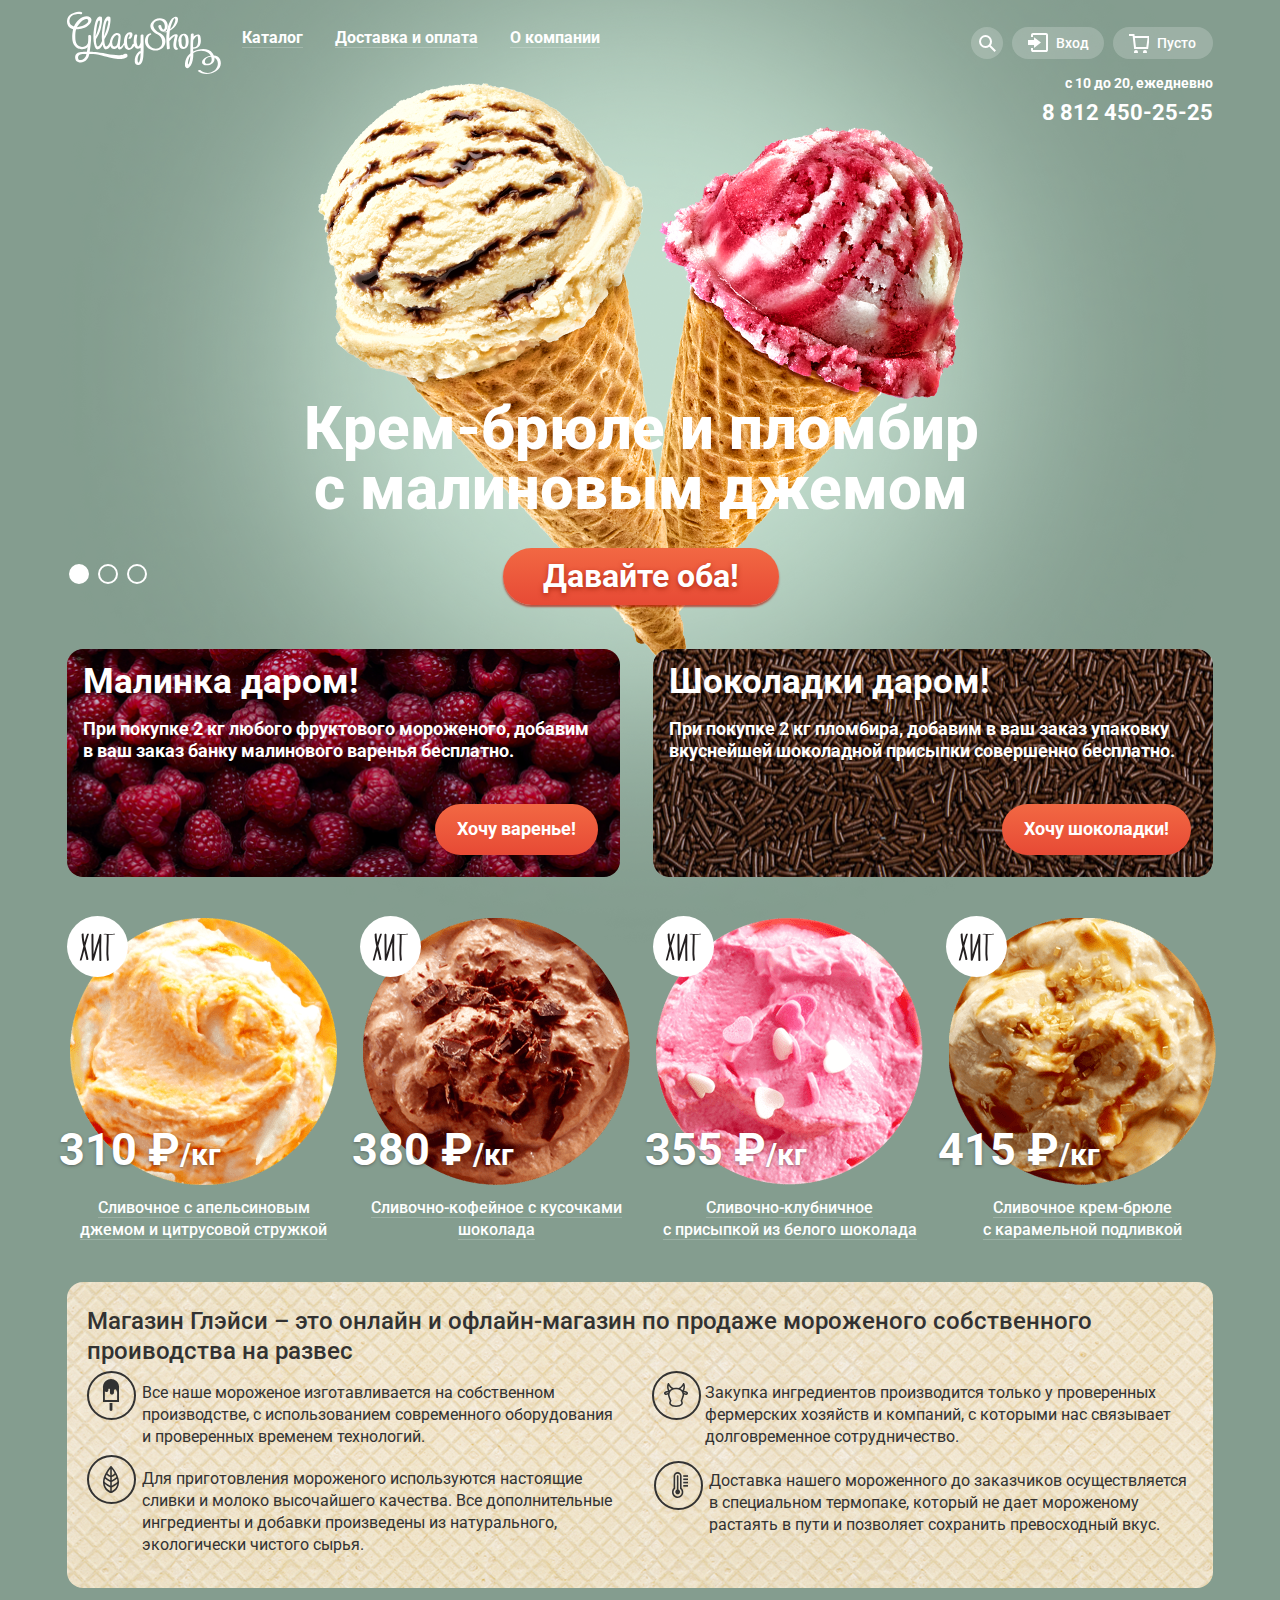
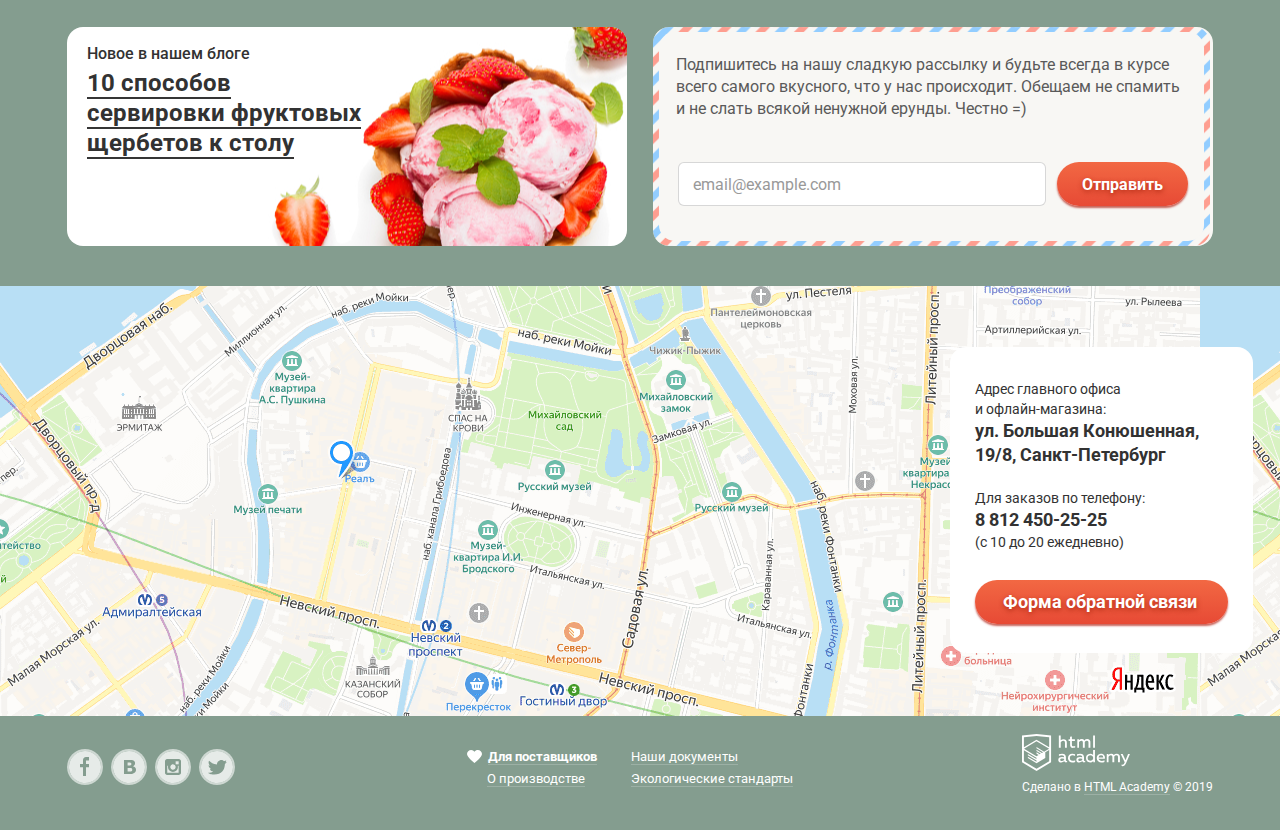
<file: index.html>
<!DOCTYPE html>
<html lang="ru">
  <head>
    <meta charset="utf-8">
    <title>HTML Academy: Глейси</title>
    <link href="https://fonts.googleapis.com/css2?family=Roboto:wght@400;500;900&display=swap" rel="stylesheet">
    <link href="css/normalize.min.css" rel="stylesheet">
    <link href="css/style.min.css" rel="stylesheet">
  </head>
  <body class="body">
    <div class="site-wrapper site-wrapper-1">
      <div class="container">
        <header class="header">
          <nav class="menu">
            <a class="logo">
              <img class="logo__images" src="img/logo.svg" width="154" height="64" alt="Gllacy shop">
            </a>
            <ul class="menu__list">
              <li class="menu__item">
                <a class="menu__link menu__submenu" href="#"><span>Каталог</span></a>
                <ul class="submenu">
                  <li class="submenu__item">
                    <a class="submenu__link" href="#"><span>Новинки</span></a>
                  </li>
                  <li class="submenu__item">
                    <a class="submenu__link" href="catalog.html">Сливочное</a>
                  </li>
                  <li class="submenu__item">
                    <a class="submenu__link" href="#">Щербеты</a>
                  </li>
                  <li class="submenu__item">
                    <a class="submenu__link" href="#">Фруктовый лед</a>
                  </li>
                  <li class="submenu__item">
                    <a class="submenu__link" href="#">Мелорин</a>
                  </li>
                </ul>
              </li>
              <li class="menu__item">
                <a class="menu__link" href="#"><span>Доставка и оплата</span></a>
              </li>
              <li class="menu__item">
                <a class="menu__link" href="#"><span>О компании</span></a>
              </li>
            </ul>
            <div class="navigation-bar"> <!--обертка-->
              <div class="navigation-bar__search-wrapper">
                <a class="navigation-bar__search-link" href="#" aria-label="поиск"></a>
                <div class="navigation-bar__search-block">
                  <form action="https://echo.htmlacademy.ru" method="get">
                    <label class="visually-hidden" for="search__form"></label>
                    <input class="search__form form" type="text" id="search__form" placeholder="Крем-брюле">
                  </form>
                </div>
              </div>

              <div class="navigation-bar__singIn-wrapper">
                <a class="navigation-bar__singIn-link" href="#">Вход</a>
                <div class="navigation-bar__singIn-block">
                  <form action="https://echo.htmlacademy.ru" method="get">
                    <div class="singIn__description">
                      <label class="visually-hidden" for="singIn__login">Логин</label>
                      <input class="singIn__form form" id="singIn__login" type="email" name="login" placeholder="email@example.com">
                    </div>
                    <div class="singIn__description">
                      <label class="visually-hidden" for="singIn__password" >Пароль</label>
                      <input class="singIn__form form" id="singIn__password" type="password" name="password" placeholder="......">
                    </div>
                    <div class="singIn__btn-wrapper">
                      <button class="singIn__btn button" type="submit">Войти</button>
                      <div class="singIn__list"> <!--обертка-->
                        <a class="singIn__link link__index" href="#"><span>Забыли пароль?</span></a>
                        <a class="singIn__link link__index" href="#"><span>Новая регистрация</span></a>
                      </div>
                    </div>  
                  </form>
                </div>
              </div>

              <a class="navigation-bar__basket-link" href="#" aria-label="корзина">Пусто</a>
            </div>
          </nav>
          <section class="contacts">
            <h2 class="contacts__title visually-hidden">Контакты</h2>
            <p class="contacts__text">с 10 до 20, ежедневно</p>
            <a class="contacts__tel" href="tel:88124502525">8 812 450-25-25</a>
          </section>
        </header>
      </div>

        <main class="main">
          <h1 class="idex-title visually-hidden">Магазин Глэйси</h1>
          <div class="container">
          <section class="slider">
            <h2 class="slider__title visually-hidden">Промо слайдер</h2>
            <ul class="slider__list">
              <li class="slider__item1 slide slide-current">
                <h3 class="slide__title">Крем-брюле и пломбир с малиновым джемом</h3>
                <a class="button slide-button" href="#">Давайте оба!</a>
              </li>
              <li class="slider__item2 slide">
                <h3 class="slide__title">Шоколадный пломбир<br>и лимонный сорбет</h3>
                <a class="button slide-button" href="#">Давайте оба!</a>
              </li>
              <li class="slider__item3 slide">
                <h3 class="slide__title">Пломбир с помадкой<br>и клубничный щербет</h3>
                <a class="button slide-button" href="#">Давайте оба!</a>
              </li>
            </ul>
                
            <div class="slider-btns">
              <button class="slider__control slide1 current" aria-label="первый слайд"></button>
              <button class="slider__control slide2" aria-label="второй слайд"></button>
              <button class="slider__control slide3" aria-label="третий слайд"></button>
            </div>    
          </section>
        </div> 

        <div class="container">
          <section class="promo">
            <h2 class="promo__title visually-hidden">Акции</h2>
            <ul class="promo__list">
              <li class="promo__item promo__raspberry">
                <h3 class="promo__item-title">Малинка даром!</h3>
                <p class="promo__text">
                  При покупке 2 кг любого фруктового мороженого, добавим<br> в ваш заказ банку малинового варенья бесплатно.
                </p>
                <a class="promo__btn button-middle" href="#">Хочу варенье!</a>
              </li>
              <li class="promo__item promo__chocolate">
                <h3 class="promo__item-title">Шоколадки даром!</h3>
                <p class="promo__text">
                  При покупке 2 кг пломбира, добавим в ваш заказ упаковку вкуснейшей шоколадной присыпки совершенно бесплатно.
                </p>
                <a class="promo__btn button-middle" href="#">Хочу шоколадки!</a>
              </li>
            </ul>
          </section>
        </div>
        
        <div class="container">
          <section class="goods">
            <h2 class="goods__title visually-hidden">Популярные товары</h2>
            <ul class="goods__list-index">
              <li class="goods__item goods__item-index">
                <img class="goods__item-img" src="img/catalog1.png" width="267" height="267" alt="фото товара">
                <p class="goods__item-prise">
                  310 &#8381;<span>/кг</span>
                </p>
                <a class="goods__item-title-index" href="#"><span>Сливочное с апельсиновым джемом и цитрусовой стружкой</span></a>
                <div class="fast__view-wrapper-index">
                  <a class="fast__view button" href="#">Быстрый просмотр</a>
                </div>
              </li>

              <li class="goods__item goods__item-index">
                <img class="goods__item-img" src="img/catalog2.png" width="267" height="267" alt="фото товара">
                <p class="goods__item-prise">
                  380 &#8381;<span>/кг</span>
                </p>
                <a class="goods__item-title-index" href="#"><span>Сливочно-кофейное с кусочками шоколада</span></a>
                <div class="fast__view-wrapper-index">
                  <a class="fast__view button" href="#">Быстрый просмотр</a>
                </div>
              </li>
              <li class="goods__item goods__item-index">
                <img class="goods__item-img" src="img/catalog3.png" width="267" height="267" alt="фото товара">
                <p class="goods__item-prise">
                  355 &#8381;<span>/кг</span>
                </p>
                <a class="goods__item-title-index" href="#"><span>Сливочно-клубничное<br>с присыпкой из белого шоколада</span></a>
                <div class="fast__view-wrapper-index">
                  <a class="fast__view button" href="#">Быстрый просмотр</a>
                </div>
              </li>
              <li class="goods__item goods__item-index">
                <img class="goods__item-img" src="img/catalog4.png" width="267" height="267" alt="фото товара">
                <p class="goods__item-prise">
                  415 &#8381;<span>/кг</span>
                </p>
                <a class="goods__item-title-index" href="#"><span>Сливочное крем-брюле<br>с карамельной подливкой</span></a>
                <div class="fast__view-wrapper-index">
                  <a class="fast__view button" href="#">Быстрый просмотр</a>
                </div>
              </li>
            </ul>
          </section>
        </div>

        <div class="container">
          <section class="about">
            <h2 class="about__title">Магазин Глэйси – это онлайн и офлайн-магазин по продаже мороженого собственного проиводства на развес</h2>
            <ul class="about__list">
              <li class="about__item about__ice-cream">
                <p class="about__text">
                  Все наше мороженое изготавливается на собственном производстве, с использованием современного оборудования и проверенных временем технологий.
                </p>
              </li>
              <li class="about__item about__cow">
                <p class="about__text">
                  Закупка ингредиентов производится только у проверенных фермерских хозяйств и компаний, с которыми нас связывает долговременное сотрудничество.
              </li>
              <li class="about__item about__eco">
                <p class="about__text">
                  Для приготовления мороженого используются настоящие сливки и молоко высочайшего качества. Все дополнительные ингредиенты и добавки произведены из натурального, экологически чистого сырья.
                </p>
              </li>
              <li class="about__item about__thermo">
                <p class="about__text">
                  Доставка нашего мороженного до заказчиков осуществляется в специальном термопаке, который не дает мороженому растаять в пути и позволяет сохранить превосходный вкус.
              </li>    
            </ul>
          </section>
        </div>
        <div class="container">
          <div class="line-wrapper">
            <article class="blog">
              <h2 class="blog__title">Новое в нашем блоге</h2>
              <div class="link__wrapper">
                <a class="blog__link link__index" href="#"><span>10 способов сервировки фруктовых щербетов к столу</span></a>
              </div>
            </article>
            <section class="subscription">
              <h2 class="subscription__title visually-hidden">Подписка на рассылку</h2>
              <p class="subscription__text">Подпишитесь на нашу сладкую рассылку и будьте всегда в курсе всего самого вкусного, что у нас происходит. Обещаем не спамить и не слать всякой ненужной ерунды. Честно =)</p>
              <!--форма подписки-->
              <form class="subscription__form" action="https://echo.htmlacademy.ru" method="get">
                <label class="visually-hidden" for="subscription__email">e-mail</label>
                <input  class="subscription__form-input form" id="subscription__email" type="email" name="login" placeholder="email@example.com">
                <button class="button subscription__btn ">Отправить</button>
              </form>
            </section>
          </div>
        </div>
          <section class="map">
            <h2 class="map__title visually-hidden">Как добраться</h2>
            <div class="map-wrapper">
              <iframe class="map-map" src="https://yandex.ru/map-widget/v1/?um=constructor%3A9f313ad053af6dec2fa5a3818b5b82a1374f673840e333a88793262525cd97cc&amp;source=constructor"></iframe>
              <div class="map__info">
                <p class="map__address">
                  <span class="map__address-text">Адрес главного офиса и офлайн-магазина:</span>
                  ул. Большая Конюшенная, 19/8, Санкт-Петербург
                </p>
                <p class="map__telephone">
                  <span class="map__telephone-text">Для заказов по телефону:</span>
                  <a class="map__telephone-link link__index" href="tel:88124502525"><span>8 812 450-25-25</span></a>
                  <span class="map__telephone-timeline">(с 10 до 20 ежедневно)</span>
                </p>
                <a href="feedback.html" class="button callback-form-button">Форма обратной связи</a>
              </div>
            </div>
          </section>
        </main>
   
      <div class="container">
        <footer class="footer">
          <section class="social">
            <h2 class="social__title visually-hidden">Мы в социальных сетях</h2>
            <ul class="social__list">
              <li class="social__item">
                <a class="social__link social__fb" href="#" aria-label="Facebook"></a>
              </li>
              <li class="social__item">
                <a class="social__link social__vk" href="#" aria-label="ВКонтакте"></a>
              </li>
              <li class="social__item">
                <a class="social__link social__insta" href="#" aria-label="Instagram"></a>
              </li>
              <li class="social__item">
                <a class="social__link social__tw" href="#" aria-label="Твиттер"></a>
              </li>
            </ul>
          </section>
          <section class="info">
            <h2 class="info__title visually-hidden">Информация</h2>
            <ul class="info__list">
              <li class="info__item heart__icon">
                <a class="info__link link__body" href="#">
                  <span class="info__link-bold">Для поставщиков</span>
                </a>
              </li>
              <li class="info__item">
                <a class="info__link link__body" href="#">
                  Наши документы
                </a>
              </li>
              <li class="info__item">
                <a class="info__link link__body" href="#">
                  О производстве
                </a>
              </li>
              <li class="info__item">
                <a class="info__link link__body" href="#">
                  Экологические стандарты
                </a>
              </li>
            </ul>
          </section>
          <section class="copy">
            <h2 class="copy__title visually-hidden">Копирайт</h2>
            <a class="copy__link-img" href="https://htmlacademy.ru/intensive/htmlcss" aria-label="логотип академии">
              <svg class="copy__img" id="Layer_1" data-name="Layer 1" xmlns="http://www.w3.org/2000/svg" viewBox="0 0 108.08 36.85"><title>logo-htmlacademy-small1</title><path d="M44.61,26.88a2,2,0,0,0,.55-0.1v1.33a3.25,3.25,0,0,1-1.18.21,1.67,1.67,0,0,1-1.67-1,4.84,4.84,0,0,1-3.14,1.08c-1.51,0-2.91-.83-2.91-2.55,0-2.13,2-2.79,3.71-2.79a11.08,11.08,0,0,1,2.17.25v-0.3c0-1-.76-1.77-2.19-1.77a7.42,7.42,0,0,0-3,.64v-1.7a10.21,10.21,0,0,1,3.19-.55c2.36,0,3.81,1.12,3.81,3.65v3a0.54,0.54,0,0,0,.49.59h0.17Zm-6.44-1.13A1.35,1.35,0,0,0,39.63,27h0.11a3.39,3.39,0,0,0,2.41-1V24.58a9.72,9.72,0,0,0-1.81-.21c-1,0-2.16.33-2.16,1.38h0Zm12.36-6.11a5,5,0,0,1,2.57.64V22a4.08,4.08,0,0,0-2.3-.7,2.75,2.75,0,1,0,0,5.49,5,5,0,0,0,2.43-.64v1.71a6.27,6.27,0,0,1-2.76.57A4.21,4.21,0,0,1,46,24.51q0-.21,0-0.41a4.32,4.32,0,0,1,4.18-4.46h0.38Zm12.17,7.24a2,2,0,0,0,.55-0.1v1.33a3.25,3.25,0,0,1-1.18.21,1.67,1.67,0,0,1-1.67-1,4.84,4.84,0,0,1-3.14,1.08c-1.51,0-2.91-.83-2.91-2.55,0-2.13,2-2.79,3.71-2.79a11.08,11.08,0,0,1,2.17.25v-0.3c0-1-.76-1.77-2.19-1.77a7.42,7.42,0,0,0-3,.64v-1.7a10.21,10.21,0,0,1,3.19-.55c2.36,0,3.81,1.12,3.81,3.65v3a0.54,0.54,0,0,0,.49.59h0.17Zm-6.44-1.13A1.35,1.35,0,0,0,57.73,27h0.11a3.39,3.39,0,0,0,2.41-1V24.58a9.72,9.72,0,0,0-1.81-.21c-1.06,0-2.16.33-2.16,1.38h0ZM73,16V28.2H71.35V26.88a3.88,3.88,0,0,1-3.19,1.54,4.4,4.4,0,0,1,0-8.78,3.81,3.81,0,0,1,3,1.3V16H73Zm-4.53,5.22a2.76,2.76,0,1,0,0,5.52A2.86,2.86,0,0,0,71.15,25V23A2.91,2.91,0,0,0,68.49,21.27ZM79,19.64c3.31,0,4.46,2.68,3.92,5.09H76.7c0.21,1.5,1.67,2.11,3.19,2.11a6.11,6.11,0,0,0,2.64-.59v1.6a7.14,7.14,0,0,1-3,.57C77,28.42,74.78,27,74.78,24a4.18,4.18,0,0,1,4-4.39H79Zm0.09,1.54a2.28,2.28,0,0,0-2.44,2.1v0.06H81.3A2,2,0,0,0,79.13,21.18Zm5.73,7V19.87h1.65v1a3.81,3.81,0,0,1,2.78-1.27A2.86,2.86,0,0,1,91.89,21a4.12,4.12,0,0,1,2.91-1.33A3.06,3.06,0,0,1,98,23V28.2h-1.9V23.05a1.59,1.59,0,0,0-1.42-1.75H94.42a2.8,2.8,0,0,0-2.07,1.12V28.2h-1.9V23.05A1.59,1.59,0,0,0,89,21.31H88.8a3,3,0,0,0-2.21,1.29v5.63H84.86Zm21.31-8.33h1.9l-3.91,9.46c-0.9,2.17-2.09,2.86-3.35,2.86a4.76,4.76,0,0,1-1.1-.14V30.46a2.86,2.86,0,0,0,.85.12c0.9,0,1.58-.64,2.07-1.9l0.17-.42-4-8.4h2l2.86,6.29ZM38.73,1.46V6.22a3.81,3.81,0,0,1,2.7-1.14,3.25,3.25,0,0,1,3.44,3.4v5.15H43V8.72a1.81,1.81,0,0,0-1.61-2h-0.3a2.93,2.93,0,0,0-2.32,1.39v5.52h-1.9V1.46h1.9ZM49.94,2.31v3h3V6.91h-3v3.81c0,1.1.5,1.46,1.58,1.46a4.49,4.49,0,0,0,1.69-.33v1.6A6.8,6.8,0,0,1,51,13.8a2.55,2.55,0,0,1-2.86-2.74V6.89H46.58V5.26h1.5V2.74Zm5.4,11.31V5.28H57v1A3.81,3.81,0,0,1,59.77,5a2.86,2.86,0,0,1,2.6,1.33A4.12,4.12,0,0,1,65.28,5,3.06,3.06,0,0,1,68.44,8.4v5.21h-1.9V8.46a1.59,1.59,0,0,0-1.42-1.75H64.89a2.8,2.8,0,0,0-2.07,1.12v5.78h-1.9V8.46A1.59,1.59,0,0,0,59.5,6.71H59.27A3,3,0,0,0,57.06,8v5.63H55.34ZM71.17,1.45H73V13.6H71.17V1.45ZM14.71,0H14.55L0,1.54V28.21l14.55,8.66,14.55-8.66V1.54Zm12.5,27.1L14.55,34.64,1.9,27.12V16.18l12.59,7.5V25L5.86,19.9v1.31l8.68,5.21v1.39L5.87,22.65V24l8.68,5.21,8.75-5.24V18.31L27.2,16V27.12Zm0-12.53-3.48,2-1.6,1L14.51,13v1.31L21,18.23H21l-0.14.09-1,.54-5.37-3.2V17l4.24,2.52-1,.67-3.2-1.9v1.31l2.1,1.24L14.5,22.1,2,14.65,14.51,7.11Zm0-1.32L14.49,5.76,1.91,13.25v-10L14.56,1.92,27.21,3.25v10h0Z" transform="translate(0 -0.02)"/></svg>
            </a>
            <p class="copy__text">
              Сделано в <a class="copy__link link__body" href="https://htmlacademy.ru/intensive/htmlcss"> HTML Academy</a> © 2019
            </p>
          </section>
        </footer>
      </div>
    </div>

    <div class="modal-mask">
      <section class="modal modal-callback">
        <h2 class="visually-hidden">Обратная связь</h2>
        <p class="callback__title">Мы обязательно вам ответим!</p>
        <form class="callback" name="callback" method="get" action="https://echo.htmlacademy.ru">
          <label for="callback-name" class="visible-hidden" aria-label="Ваше имя"></label>
          <input class="callback__name form" type="text" name="callback-name" id="callback-name" placeholder="Имя Фамилия">
          <label for="callback-email" class="visible-hidden" aria-label="Ваша почта"></label>
          <input class="callback__email form" type="email" name="callback-email" id="callback-email" placeholder="email@example.com">
          <label class="visually-hidden" for="callback__message"></label>
          <textarea class="callback__message form" name="callback-message" id="callback__message" rows="8" cols="80" placeholder="В свободной форме"></textarea>
          <button class="button callback__submit" type="submit">Отправить</button>
        </form>
        <button class="modal-close" type="button" aria-label="Закрыть"></button>
      </section>
    </div>
    
    <script src="js/script.min.js"></script>

</body>
</html>
</file>
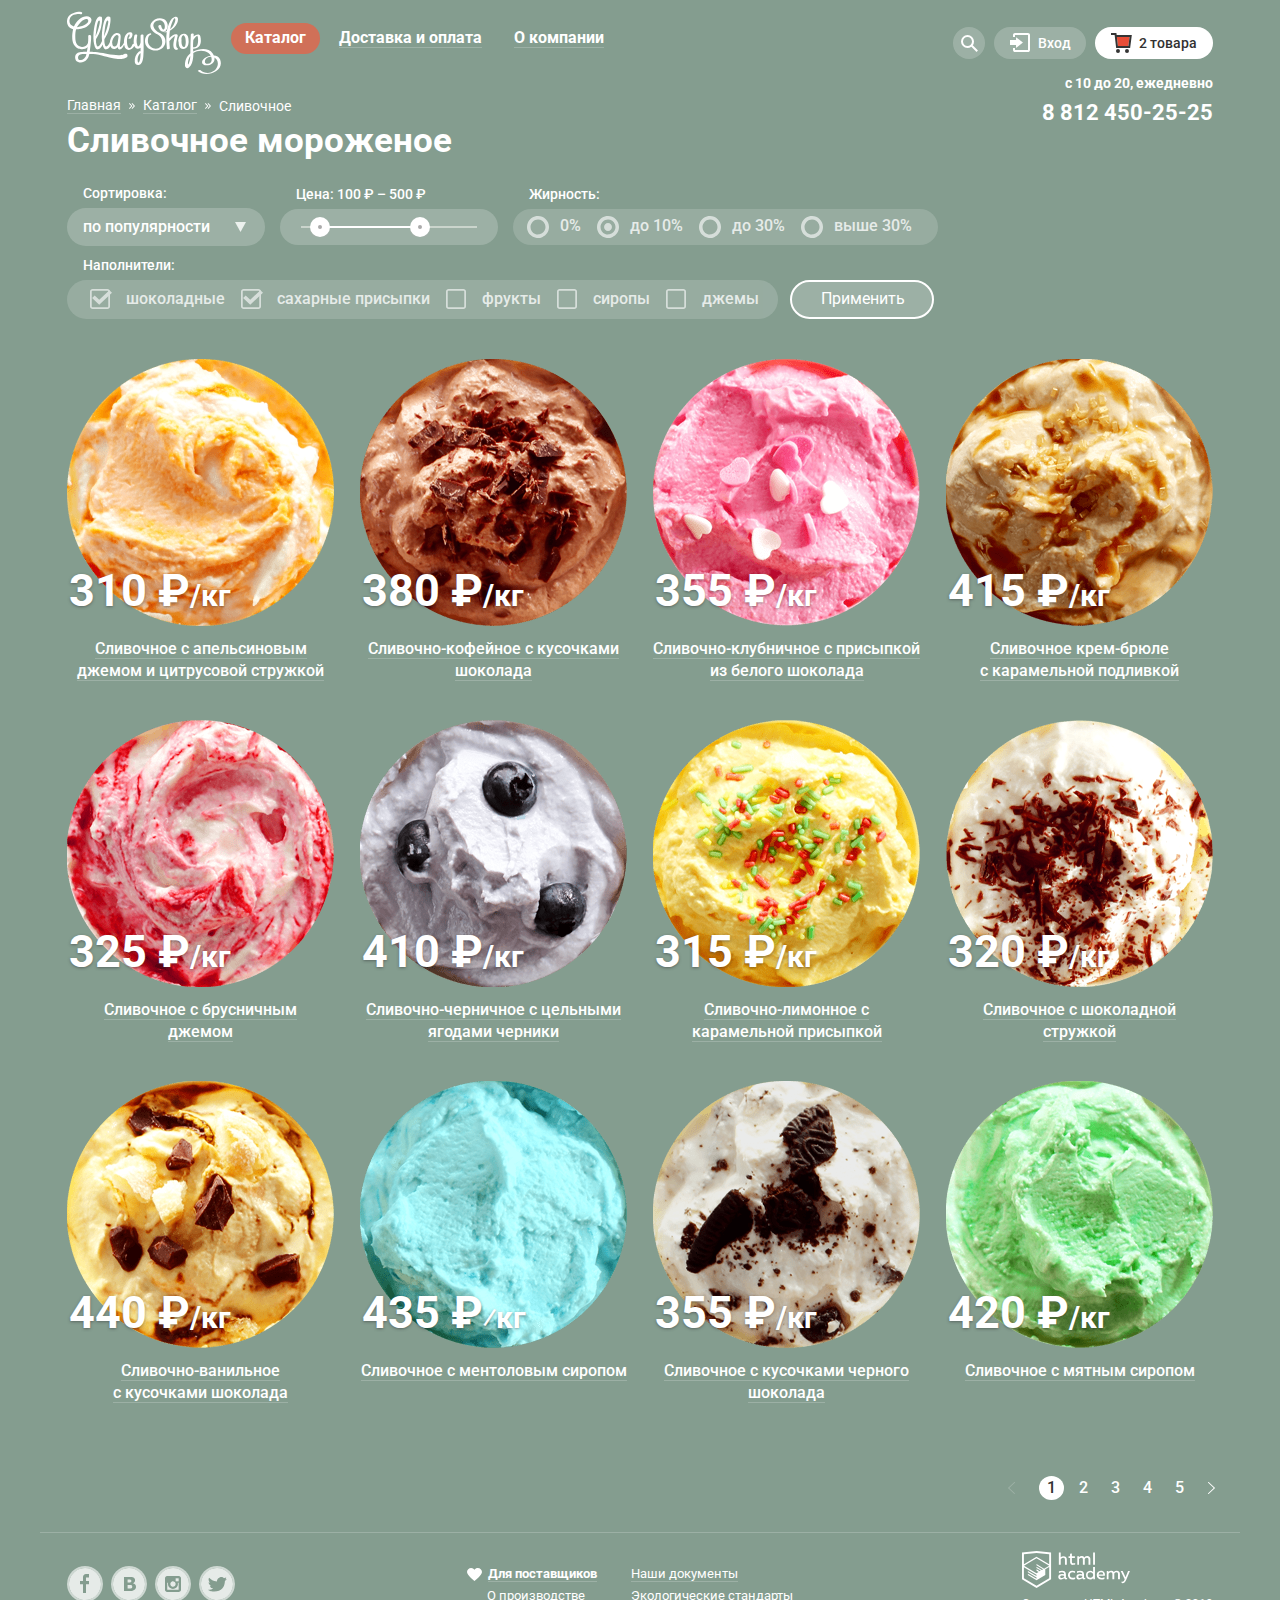
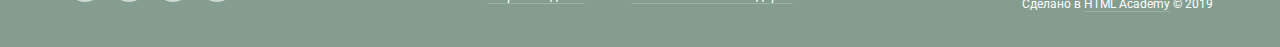
<file: catalog.html>
<!DOCTYPE html>
<html lang="en">
<head>
    <meta charset="UTF-8">
    <meta name="viewport" content="width=device-width, initial-scale=1.0">
    <title>Глэйси каталог</title>
    <link href="https://fonts.googleapis.com/css2?family=Roboto:wght@400;500;900&display=swap" rel="stylesheet">
    <link href="css/normalize.min.css" rel="stylesheet">
    <link href="css/style.min.css" rel="stylesheet">
</head>
<body class="body-inner">
  <div class="container-inner">
    <header class="header">
      <nav class="menu">
        <a class="menu__link-logo logo" href="index.html">
          <img class="logo__images" src="img/logo.svg" width="154" height="64" alt="Gllacy shop">
        </a>
        <ul class="menu__list-inner">
          <li class="menu__item">
            <a class="menu__link menu__submenu menu__link-active" href="#"><span>Каталог</span></a>
            <ul class="submenu">
              <li class="submenu__item">
                <a class="submenu__link" href="#"><span>Новинки</span></a>
              </li>
              <li class="submenu__item submenu__item--active">
                <a class="submenu__link submenu__link--active" href="catalog.html">Сливочное</a>
              </li>
              <li class="submenu__item">
                <a class="submenu__link" href="#">Щербеты</a>
              </li>
              <li class="submenu__item">
                <a class="submenu__link" href="#">Фруктовый лед</a>
              </li>
              <li class="submenu__item">
                <a class="submenu__link" href="#">Мелорин</a>
              </li>
            </ul>
          </li>
          <li class="menu__item">
            <a class="menu__link" href="#"><span>Доставка и оплата</span></a>
          </li>
          <li class="menu__item">
            <a class="menu__link" href="#"><span>О компании</span></a>
          </li>
        </ul>
        <div class="navigation-bar-inner"> <!--обертка-->

          <div class="navigation-bar__search-wrapper">
            <a class="navigation-bar__search-link" href="#" aria-label="поиск"></a>
            <div class="navigation-bar__search-block">
              <form action="https://echo.htmlacademy.ru" method="get">
                <label class="visually-hidden" for="search__form"></label>
                <input class="search__form form" type="text" id="search__form" placeholder="Крем-брюле">
              </form>
            </div>
          </div>

          <div class="navigation-bar__singIn-wrapper">
            <a class="navigation-bar__singIn-link" href="#">Вход</a>
            <div class="navigation-bar__singIn-block">
              <form action="https://echo.htmlacademy.ru" method="get">
                <div class="singIn__description">
                  <label class="visually-hidden" for="singIn__login">Логин</label>
                  <input class="singIn__form form" id="singIn__login" type="email" name="login" placeholder="email@example.com">
                </div>
                <div class="singIn__description">
                  <label class="visually-hidden" for="singIn__password" >Пароль</label>
                  <input class="singIn__form form" id="singIn__password" type="password" name="password" placeholder="......">
                </div>
                <div class="singIn__btn-wrapper">
                  <button class="singIn__btn button" type="submit">Войти</button>
                  <div class="singIn__list"> <!--обертка-->
                    <a class="singIn__link link__index" href="#"><span>Забыли пароль?</span></a>
                    <a class="singIn__link link__index" href="#"><span>Новая регистрация</span></a>
                  </div>
                </div>  
              </form>
            </div>
          </div>

          <div class="navigation-bar__basket-wrapper">
            <a class="navigation-bar__basket-link--active" href="#" aria-label="корзина">2 товара</a>
            <div class="navigation-bar__basket-block">
              <ul class="basket__list">
                <li class="basket__item">
                  <button class="basket__close" aria-label="удалить товар"></button>
                  <img class="basket__img" src="img/catalog1.png"  width="33" height="33" alt="фото товара">
                  <p class="basket__content basket__content-item">Пломбир с апельсиновым джемом</p>
                  <p class="basket__content basket__content-priсe">1,5 кг х <span class="basket__content basket__light">200 руб.</span></p>
                  <p class="basket__content basket__content-total">300 руб.</p>
                </li>
                <li class="basket__item">
                  <button class="basket__close" aria-label="удалить товар"></button>
                  <img class="basket__img" src="img/catalog3.png"  width="33" height="33" alt="фото товара">
                  <p class="basket__content basket__content-item">Клубничный пломбир с присыпкой из белого шоколада</p>
                  <p class="basket__content basket__content-priсe">1,5 кг х <span class="basket__content basket__light">300 руб.</span></p>
                  <p class="basket__content basket__content-total">450 руб.</p>
                </li>
              </ul>
              <div class="basket__total-wrapper">
                <p class="basket__content basket__total">Итого: 750 руб.</p>
                <a class="basket__btn button" href="#">Оформить заказ</a>
              </div>
            </div>
          </div>
        </div>
      </nav>
      <section class="contacts">
        <h2 class="contacts__title visually-hidden">Контакты</h2>
        <p class="contacts__text">с 10 до 20, ежедневно</p>
        <a class="contacts__tel" href="tel:88124502525">8 812 450-25-25</a>
    </section>
    </header>
    <main class="main-inner">
      <h1 class="main__title visually-hidden">Каталог товаров</h1>
      <section class="breadcrumbs">
        <h2 class="breadcrumbs__title visually-hidden">Навигация</h2>
        <ul class="breadcrumbs__list">
          <li class="breadcrumbs__item">
            <a class="breadcrumbs__link link__body" href="index.html">Главная</a>
          </li>
          <li class="breadcrumbs__item">
            <a class="breadcrumbs__link link__body" href="#">Каталог</a>
          </li>
          <li class="breadcrumbs__item">
            <a class="breadcrumbs__link breadcrumbs__link--active">Сливочное</a>
          </li>
        </ul>
      </section>
      <section class="goods-inner">
        <h2 class="goods__title">Сливочное мороженое</h2>
        <div class="filter"> <!--форма фильтра-->
          <form action="https://echo.htmlacademy.ru" method="get">
            <div class="filter__line-one">
              <fieldset class="filter__item">
                <legend class="filter__item-title">Сортировка:</legend>
                <div class="filter__select-wrapper">
                  <label class="visually-hidden" for="filters-sorting"></label>
                  <select class="filter__select" id="filters-sorting" name="filters-sorting">
                    <option class="filter__select-item" value="popularity">по популярности</option>
                    <option class="filter__select-item" value="ascending">сначала недорогие</option>
                    <option class="filter__select-item" value="descending">сначала дорогие</option>
                    <option class="filter__select-item" value="byFatContent">по жирности</option>
                  </select>
                </div>
              </fieldset>
              <fieldset class="filter__item filter__item-price">
                <legend class="filter__item-title filter__item-title-price">Цена: 100 ₽ – 500 ₽</legend>
                <div class="filter__range-wrapper">
                  <div class="filter__range-controls">
                    <div class="filter__scale">
                      <div class="filter__bar"></div>
                    </div>
                    <div class="filter__toggle toggle-min"></div>
                    <div class="filter__toggle toggle-max"></div>
                  </div>
                </div>
              </fieldset>

              <fieldset class="filter__item">
                <legend class="filter__item-title">Жирность:</legend>
                <div class="filter__item-wrapper wrapper-radio">
                  <label class="custom-radio">
                    <input class="filter__item-radio" type="radio" name="fat-content" value="0">
                    <span class="filter__item-radio-text">0%</span>
                  </label>
                  <label class="custom-radio">
                    <input class="filter__item-radio" type="radio" name="fat-content" value="0-10" checked>
                    <span class="filter__item-radio-text">до 10%</span>
                  </label>
                  <label class="custom-radio">
                    <input class="filter__item-radio" type="radio" name="fat-content" value="10-30">
                    <span class="filter__item-radio-text">до 30%</span>
                  </label>
                  <label class="custom-radio">
                    <input class="filter__item-radio" type="radio" name="fat-content" value="30+">
                    <span class="filter__item-radio-text">выше 30%</span>
                  </label>
                </div>
              </fieldset>
            </div>
  
            <div class="filter__line-two">
              <fieldset class="filter__item">
                <legend class="filter__item-title">Наполнители:</legend>
                <div class="filter__item-wrapper wrapper-checkbox">
                  <label class="custom-checkbox">
                    <input class="filter__item-checkbox" type="checkbox" name="optionally" value="chocolate" checked>
                    <span class="filter__item-checkbox-text">шоколадные</span>
                  </label>
                  <label class="custom-checkbox">
                    <input class="filter__item-checkbox" type="checkbox" name="optionally" value="sugar" checked>
                    <span class="filter__item-checkbox-text">сахарные присыпки</span>
                  </label>
                  <label class="custom-checkbox">
                    <input class="filter__item-checkbox" type="checkbox" name="optionally" value="fruits">
                    <span class="filter__item-checkbox-text">фрукты</span>
                  </label>
                  <label class="custom-checkbox">
                    <input class="filter__item-checkbox" type="checkbox" name="optionally" value="syrup">
                    <span class="filter__item-checkbox-text">сиропы</span>
                  </label>
                  <label class="custom-checkbox">
                    <input class="filter__item-checkbox" type="checkbox" name="optionally"  value="jam">
                    <span class="filter__item-checkbox-text">джемы</span>
                  </label>
                </div>
              </fieldset>
              <button class="filter__btn" type="submit">Применить</button>
            </div>
          </form>
        </div>

        <ul class="goods__list">
            <!--первая линия товаров-->
          <li class="goods__item">
            <img class="goods__item-img" src="img/catalog1.png" width="267" height="267" alt="фото товара">
            <p class="goods__item-prise">
              310 &#8381;<span>/кг</span>
            </p>
            <a class="goods__item-title" href="#"><span>Сливочное с апельсиновым джемом и цитрусовой стружкой</span></a>
            <div class="fast__view-wrapper">
              <a class="fast__view button" href="#">Быстрый просмотр</a>
            </div>
          </li>
          
          <li class="goods__item">
            <img class="goods__item-img" src="img/catalog2.png" width="267" height="267" alt="фото товара">
            <p class="goods__item-prise">
              380 &#8381;<span>/кг</span>
            </p>
            <a class="goods__item-title" href="#"><span>Сливочно-кофейное с кусочками шоколада</span></a>
            <div class="fast__view-wrapper">
              <a class="fast__view button" href="#">Быстрый просмотр</a>
            </div>
          </li>
          <li class="goods__item">
            <img class="goods__item-img" src="img/catalog3.png" width="267" height="267" alt="фото товара">
            <p class="goods__item-prise">
              355 &#8381;<span>/кг</span>
            </p>
            <a class="goods__item-title" href="#"><span>Сливочно-клубничное с присыпкой из белого шоколада</span></a>
            <div class="fast__view-wrapper">
              <a class="fast__view button" href="#">Быстрый просмотр</a>
            </div>
          </li>
          <li class="goods__item">
            <img class="goods__item-img" src="img/catalog4.png" width="267" height="267" alt="фото товара">
             <p class="goods__item-prise">
               415 &#8381;<span>/кг</span>
            </p>
            <a class="goods__item-title" href="#"><span>Сливочное крем-брюле<br>с карамельной подливкой</span></a>
            <div class="fast__view-wrapper">
              <a class="fast__view button" href="#">Быстрый просмотр</a>
            </div>
          </li>
          
            <!--вторая линия товаров-->
          <li class="goods__item">
            <img class="goods__item-img" src="img/catalog5.png" width="267" height="267" alt="фото товара">
            <p class="goods__item-prise">
              325 &#8381;<span>/кг</span>
            </p>
            <a class="goods__item-title" href="#"><span>Сливочное с брусничным<br>джемом</span></a>
            <div class="fast__view-wrapper">
              <a class="fast__view button" href="#">Быстрый просмотр</a>
            </div>
          </li>
          <li class="goods__item">
              <img class="goods__item-img" src="img/catalog6.png" width="267" height="267" alt="фото товара">
            <p class="goods__item-prise">
              410 &#8381;<span>/кг</span>
            </p>
            <a class="goods__item-title" href="#"><span>Сливочно-черничное с цельными<br> ягодами черники</span></a>
            <div class="fast__view-wrapper">
              <a class="fast__view button" href="#">Быстрый просмотр</a>
            </div>
          </li>
          <li class="goods__item">
            <img class="goods__item-img" src="img/catalog7.png" width="267" height="267" alt="фото товара">
            <p class="goods__item-prise">
              315 &#8381;<span>/кг</span>
            </p>
            <a class="goods__item-title" href="#"><span>Сливочно-лимонное с карамельной присыпкой</span></a>
            <div class="fast__view-wrapper">
              <a class="fast__view button" href="#">Быстрый просмотр</a>
            </div>
          </li>
          <li class="goods__item">
            <img class="goods__item-img" src="img/catalog8.png" width="267" height="267" alt="фото товара">
            <p class="goods__item-prise">
              320 &#8381;<span>/кг</span>
            </p>
            <a class="goods__item-title" href="#"><span>Сливочное с шоколадной стружкой</span></a>
            <div class="fast__view-wrapper">
              <a class="fast__view button" href="#">Быстрый просмотр</a>
            </div>
          </li>
         
              <!--третья линия товаров-->
          <li class="goods__item">
            <img class="goods__item-img" src="img/catalog9.png" width="267" height="267" alt="фото товара">
            <p class="goods__item-prise">
              440 &#8381;<span>/кг</span>
            </p>
            <a class="goods__item-title" href="#"><span>Сливочно-ванильное<br>с кусочками шоколада</span></a>
            <div class="fast__view-wrapper">
              <a class="fast__view button" href="#">Быстрый просмотр</a>
            </div>
          </li>
          <li class="goods__item">
            <img class="goods__item-img" src="img/catalog10.png" width="267" height="267" alt="фото товара">
            <p class="goods__item-prise">
              435 &#8381;<span>&#8260;кг</span>
            </p>
            <a class="goods__item-title" href="#"><span>Сливочноe с ментоловым сиропом</span></a>
            <div class="fast__view-wrapper">
              <a class="fast__view button" href="#">Быстрый просмотр</a>
            </div>
          </li>
          <li class="goods__item">
            <img class="goods__item-img" src="img/catalog11.png" width="267" height="267" alt="фото товара">
            <p class="goods__item-prise">
              355 &#8381;<span>/кг</span>
            </p>
            <a class="goods__item-title" href="#"><span>Сливочное с кусочками черного шоколада</span></a>
            <div class="fast__view-wrapper">
              <a class="fast__view button" href="#">Быстрый просмотр</a>
            </div>
          </li>
          <li class="goods__item">
            <img class="goods__item-img" src="img/catalog12.png" width="267" height="267" alt="фото товара">
            <p class="goods__item-prise">
              420 &#8381;<span>/кг</span>
            </p>
            <a class="goods__item-title" href="#"><span>Сливочное с мятным сиропом</span></a>
            <div class="fast__view-wrapper">
              <a class="fast__view button" href="#">Быстрый просмотр</a>
            </div>
          </li>
        </ul>
        <div class="pagination">
            <a class="pagination__back disabled" href="#back" aria-label="Назад"></a>
            <a class="pagination__link link__active" href="#">1</a>
            <a class="pagination__link" href="#">2</a>
            <a class="pagination__link" href="#">3</a>
            <a class="pagination__link" href="#">4</a>
            <a class="pagination__link" href="#">5</a>
            <a class="pagination__next" href="#next" aria-label="Вперёд"></a>
        </div>
      </section>
    </main>
    <footer class="footer">
      <section class="social">
        <h2 class="social__title visually-hidden">Мы в социальных сетях</h2>
        <ul class="social__list">
          <li class="social__item">
            <a class="social__link social__fb" href="#" aria-label="Facebook"></a>
          </li>
          <li class="social__item">
            <a class="social__link social__vk" href="#" aria-label="ВКонтакте"></a>
          </li>
          <li class="social__item">
            <a class="social__link social__insta" href="#" aria-label="Instagram"></a>
          </li>
          <li class="social__item">
            <a class="social__link social__tw" href="#" aria-label="Твиттер"></a>
          </li>
        </ul>
      </section>
      <section class="info">
        <h2 class="info__title visually-hidden">Информация</h2>
        <ul class="info__list">
          <li class="info__item heart__icon">
            <a class="info__link link__body" href="#">
              <span class="info__link-bold">Для поставщиков</span>
            </a>
          </li>
          <li class="info__item">
            <a class="info__link link__body" href="#">
              Наши документы
            </a>
          </li>
          <li class="info__item">
            <a class="info__link link__body" href="#">
              О производстве
            </a>
          </li>
          <li class="info__item">
            <a class="info__link link__body" href="#">
              Экологические стандарты
            </a>
          </li>
        </ul>
      </section>
      <section class="copy">
        <h2 class=" copy__title visually-hidden">Копирайт</h2>
        <a class="copy__link-img" href="https://htmlacademy.ru/intensive/htmlcss" aria-label="логотип академии">
          <svg class="copy__img" id="Layer_1" data-name="Layer 1" xmlns="http://www.w3.org/2000/svg" viewBox="0 0 108.08 36.85"><title>logo-htmlacademy-small1</title><path d="M44.61,26.88a2,2,0,0,0,.55-0.1v1.33a3.25,3.25,0,0,1-1.18.21,1.67,1.67,0,0,1-1.67-1,4.84,4.84,0,0,1-3.14,1.08c-1.51,0-2.91-.83-2.91-2.55,0-2.13,2-2.79,3.71-2.79a11.08,11.08,0,0,1,2.17.25v-0.3c0-1-.76-1.77-2.19-1.77a7.42,7.42,0,0,0-3,.64v-1.7a10.21,10.21,0,0,1,3.19-.55c2.36,0,3.81,1.12,3.81,3.65v3a0.54,0.54,0,0,0,.49.59h0.17Zm-6.44-1.13A1.35,1.35,0,0,0,39.63,27h0.11a3.39,3.39,0,0,0,2.41-1V24.58a9.72,9.72,0,0,0-1.81-.21c-1,0-2.16.33-2.16,1.38h0Zm12.36-6.11a5,5,0,0,1,2.57.64V22a4.08,4.08,0,0,0-2.3-.7,2.75,2.75,0,1,0,0,5.49,5,5,0,0,0,2.43-.64v1.71a6.27,6.27,0,0,1-2.76.57A4.21,4.21,0,0,1,46,24.51q0-.21,0-0.41a4.32,4.32,0,0,1,4.18-4.46h0.38Zm12.17,7.24a2,2,0,0,0,.55-0.1v1.33a3.25,3.25,0,0,1-1.18.21,1.67,1.67,0,0,1-1.67-1,4.84,4.84,0,0,1-3.14,1.08c-1.51,0-2.91-.83-2.91-2.55,0-2.13,2-2.79,3.71-2.79a11.08,11.08,0,0,1,2.17.25v-0.3c0-1-.76-1.77-2.19-1.77a7.42,7.42,0,0,0-3,.64v-1.7a10.21,10.21,0,0,1,3.19-.55c2.36,0,3.81,1.12,3.81,3.65v3a0.54,0.54,0,0,0,.49.59h0.17Zm-6.44-1.13A1.35,1.35,0,0,0,57.73,27h0.11a3.39,3.39,0,0,0,2.41-1V24.58a9.72,9.72,0,0,0-1.81-.21c-1.06,0-2.16.33-2.16,1.38h0ZM73,16V28.2H71.35V26.88a3.88,3.88,0,0,1-3.19,1.54,4.4,4.4,0,0,1,0-8.78,3.81,3.81,0,0,1,3,1.3V16H73Zm-4.53,5.22a2.76,2.76,0,1,0,0,5.52A2.86,2.86,0,0,0,71.15,25V23A2.91,2.91,0,0,0,68.49,21.27ZM79,19.64c3.31,0,4.46,2.68,3.92,5.09H76.7c0.21,1.5,1.67,2.11,3.19,2.11a6.11,6.11,0,0,0,2.64-.59v1.6a7.14,7.14,0,0,1-3,.57C77,28.42,74.78,27,74.78,24a4.18,4.18,0,0,1,4-4.39H79Zm0.09,1.54a2.28,2.28,0,0,0-2.44,2.1v0.06H81.3A2,2,0,0,0,79.13,21.18Zm5.73,7V19.87h1.65v1a3.81,3.81,0,0,1,2.78-1.27A2.86,2.86,0,0,1,91.89,21a4.12,4.12,0,0,1,2.91-1.33A3.06,3.06,0,0,1,98,23V28.2h-1.9V23.05a1.59,1.59,0,0,0-1.42-1.75H94.42a2.8,2.8,0,0,0-2.07,1.12V28.2h-1.9V23.05A1.59,1.59,0,0,0,89,21.31H88.8a3,3,0,0,0-2.21,1.29v5.63H84.86Zm21.31-8.33h1.9l-3.91,9.46c-0.9,2.17-2.09,2.86-3.35,2.86a4.76,4.76,0,0,1-1.1-.14V30.46a2.86,2.86,0,0,0,.85.12c0.9,0,1.58-.64,2.07-1.9l0.17-.42-4-8.4h2l2.86,6.29ZM38.73,1.46V6.22a3.81,3.81,0,0,1,2.7-1.14,3.25,3.25,0,0,1,3.44,3.4v5.15H43V8.72a1.81,1.81,0,0,0-1.61-2h-0.3a2.93,2.93,0,0,0-2.32,1.39v5.52h-1.9V1.46h1.9ZM49.94,2.31v3h3V6.91h-3v3.81c0,1.1.5,1.46,1.58,1.46a4.49,4.49,0,0,0,1.69-.33v1.6A6.8,6.8,0,0,1,51,13.8a2.55,2.55,0,0,1-2.86-2.74V6.89H46.58V5.26h1.5V2.74Zm5.4,11.31V5.28H57v1A3.81,3.81,0,0,1,59.77,5a2.86,2.86,0,0,1,2.6,1.33A4.12,4.12,0,0,1,65.28,5,3.06,3.06,0,0,1,68.44,8.4v5.21h-1.9V8.46a1.59,1.59,0,0,0-1.42-1.75H64.89a2.8,2.8,0,0,0-2.07,1.12v5.78h-1.9V8.46A1.59,1.59,0,0,0,59.5,6.71H59.27A3,3,0,0,0,57.06,8v5.63H55.34ZM71.17,1.45H73V13.6H71.17V1.45ZM14.71,0H14.55L0,1.54V28.21l14.55,8.66,14.55-8.66V1.54Zm12.5,27.1L14.55,34.64,1.9,27.12V16.18l12.59,7.5V25L5.86,19.9v1.31l8.68,5.21v1.39L5.87,22.65V24l8.68,5.21,8.75-5.24V18.31L27.2,16V27.12Zm0-12.53-3.48,2-1.6,1L14.51,13v1.31L21,18.23H21l-0.14.09-1,.54-5.37-3.2V17l4.24,2.52-1,.67-3.2-1.9v1.31l2.1,1.24L14.5,22.1,2,14.65,14.51,7.11Zm0-1.32L14.49,5.76,1.91,13.25v-10L14.56,1.92,27.21,3.25v10h0Z" transform="translate(0 -0.02)"/></svg>
        </a>
        <p class="copy__text">
          Сделано в <a class="copy__link link__body" href="https://htmlacademy.ru/intensive/htmlcss"> HTML Academy</a> © 2019
        </p>
      </section> 
    </footer>
  </div>
</body>
</html>
</file>
<file: css/style.min.css>
:root{--basic-black:#000;--basic-white:#fff;--special-bg:rgba(255,255,255,0.2);--extra-gray:#323232;--bg1:#849D8F;--bg2:#8996A6;--bg3:#9D8B84;--slider-hover:rgba(255,255,255,0.4);--btn-color1:#F26843;--btn-color2:#E74A35;--btn-text-shadow:rgba(160,32,11,0.76);--btn-box-shadow:rgba(172,16,0,0.64);--btn-box-shadow2:#AC1000;--btn-box-shadow3:#942718;--box-shadow:rgba(0,0,0,0.2);--btn-grad:rgba(0,0,0,0.07);--active-nav:#D07058;--active-menu:#EDEDED;--active-menu--shadow:#696969;--link-hover:#E84D37;--link-hover-border:rgba(232,77,55,0.3);--link-hover1:#FFBC9E;--link-body-border:rgba(255,188,158,0.3);--gray:#5A5A5A;--medium-gray:#999;--light-gray:#CACAC7;--raspberry-bg:#dc143c;--chocolate-bg:#4d260b;--about-bg:#fce2b5;--blog-link-border:#353535;--subscription-bg:#F8F7F4;--form-border:rgba(178,178,178,0.52);--form-border-active:rgba(46,136,228,0.52);--social-item-border:rgba(255,255,255,0.5);--social-item-borger--active:rgba(255,255,255,0.7);--filter-item:rgba(255,255,255,0.8);--shadow-text:rgba(49,50,53,0.5);--filter-value-hover:#1E90FF;--scale-bg:rgba(248,247,244,0.5);--basket-light:#ABABAB;--box-shadow3:rgba(50,50,50,0.2);--submenu-item-hover:#FBDED7;--submenu-item-active:#D07058;--submenu-item-active2:#F6B5A5;--box-shadow2:rgba(0,0,0,0.4);--singin-link-border:rgba(50,50,50,0.3);--form-shadow:#d3d3d2}.body,.body-inner{margin:0;padding:0;font-family:"Roboto","Arial",sans-serif;color:var(--basic-white);font-size:16px;line-height:22px}img{max-width:100%}a{text-decoration:none}*,::before,::after{box-sizing:border-box}.visually-hidden{position:absolute;width:1px;height:1px;margin:-1px;border:0;padding:0;clip:rect(0 0 0 0);overflow:hidden}.button{font-weight:700;text-shadow:0 2px 5px var(--btn-text-shadow);color:var(--basic-white);background:linear-gradient(180deg,var(--btn-color1) 0%,var(--btn-color2) 100%);box-shadow:0 2px 2px var(--btn-box-shadow);border-radius:70px;border:none;cursor:pointer}.button:hover,.button:focus{background:linear-gradient(0deg,var(--special-bg),var(--special-bg)),linear-gradient(180deg,var(--btn-color1) 0%,var(--btn-color2) 100%);box-shadow:0 2px 2px var(--btn-box-shadow2);outline:none}.button:active{background:linear-gradient(0deg,var(--btn-grad),var(--btn-grad)),linear-gradient(180deg,var(--btn-color1) 0%,var(--btn-color2) 100%);box-shadow:inset 0 2px 2px var(--btn-box-shadow3);outline:none}.button-middle{border-radius:26px;background:linear-gradient(180deg,var(--btn-color1) 0%,var(--btn-color2) 100%);box-shadow:0 2px 2px var(--btn-middle-shadow);cursor:pointer;color:var(--basic-white);font-weight:700;font-size:18px;line-height:20px}.button-middle:hover,.button-middle:focus{background:linear-gradient(0deg,rgba(255,255,255,0.2),rgba(255,255,255,0.2)),linear-gradient(180deg,var(--btn-color1) 0%,var(--btn-color2) 100%);box-shadow:0 1px 2px var(--btn-box-shadow2);outline:none}.button-middle:active{background:linear-gradient(0deg,var(--btn-grad),var(--btn-grad)),linear-gradient(180deg,var(--btn-color1) 0%,var(--btn-color2) 100%);box-shadow:inset 0 2px 2px var(--btn-box-shadow3);outline:none}.form{box-sizing:border-box;background:var(--basic-white);color:var(--medium-gray);font-weight:700;border:1px solid var(--form-border);border-radius:4px}.form:hover{color:var(--extra-gray);box-shadow:inset 0 0 0 1px var(--form-shadow);outline:none}.form:focus{box-shadow:inset 0 0 0 1px var(--form-border-active);border:1px solid var(--form-border-active);color:var(--extra-gray);outline:none}.form::-webkit-input-placeholder{font-weight:400;color:var(--medium-gray)}.form:-moz-placeholder{font-weight:400;color:var(--medium-gray)}.site-wrapper{min-width:1200px}.site-wrapper-1{background-color:var(--bg1);background-image:url(../img/slide1.png);background-repeat:no-repeat;background-position:top center;transition:1s}.site-wrapper-2{background-color:var(--bg2);background-image:url(../img/slide2.png);background-repeat:no-repeat;background-position:top center;transition:1s}.site-wrapper-3{background-color:var(--bg3);background-image:url(../img/slide3.png);background-repeat:no-repeat;background-position:top center;transition:1s}.container{width:1200px;margin:0 auto}.container-inner{width:1200px;margin:0 auto}.body-inner{background-color:var(--bg1)}.main-inner{z-index:2;margin-top:-52px;border-bottom:1px solid var(--special-bg)}.header{padding-top:9px;margin-left:27px;margin-right:27px;display:grid;grid-template-columns:267px 267px 267px 267px;gap:26px}.menu{grid-column-start:1;grid-column-end:-1;display:flex;justify-content:space-between;align-items:center}.contacts{margin-top:-30px;grid-column-start:-1;grid-column-end:-2;text-align:right;line-height:8px}.menu__list,.menu__list-inner{font-weight:700;line-height:18px;list-style:none;display:flex;flex-wrap:wrap;width:690px}.menu__list{margin-top:20px;margin-left:-120px}.menu__list-inner{margin-top:20px;margin-left:-18px;padding-left:0}.menu__link{position:relative;color:var(--basic-white);padding:8px 13px;margin-right:8px}.menu__link:last-of-type{margin-left:-2px}.menu__link span{border-bottom:1px solid var(--special-bg)}.menu__link:hover,.menu__link:focus{background-color:var(--basic-white);color:var(--extra-gray);border-radius:26px;outline:none}.menu__link:active{background:var(--active-menu);box-shadow:inset 0 2px 1px var(--active-menu--shadow);padding:9px 13px 11px;border-radius:26px;outline:none}.menu__item{position:relative;padding-bottom:20px}.submenu{width:143px;display:none;padding:0;position:absolute;top:29px;left:-10px;background-color:var(--basic-white);list-style:none;border-radius:4px;box-shadow:0 20px 20px var(--box-shadow2);z-index:2}.submenu__item{padding-left:21px;padding-top:7px;padding-bottom:7px}.submenu__item:first-of-type{padding-top:0;padding-bottom:0;padding-left:6px}.submenu__link{color:var(--extra-gray);font-size:14px;line-height:16px;font-weight:400}.submenu__link span{display:block;font-weight:700;border-bottom:1px solid var(--box-shadow3);padding-top:13px;padding-bottom:13px;padding-left:15px;margin-right:9px}.submenu__item:hover{border-radius:4px;background-color:var(--submenu-item-hover)}.submenu__item:focus-within{border-radius:4px;background-color:var(--submenu-item-hover);outline:none}.submenu__item:active{border-radius:4px;background-color:var(--submenu-item-active2);outline:none}.submenu__item--active,.submenu__item--active:hover,.submenu__item--active:focus-within{border-radius:4px;background-color:var(--submenu-item-active);outline:none;border-radius:0}.submenu__link--active,.submenu__link--active:hover,.submenu__link--active:focus,.submenu__link--active:active{color:var(--basic-white);outline:none}.submenu__link:focus,.submenu__link:active{outline:none}.navigation-bar{display:flex;align-items:flex-start}.navigation-bar-inner{display:flex;justify-content:space-between;align-items:flex-start}.menu__item:hover>.submenu,.menu__item:focus-within>.submenu{display:block}.navigation-bar__search-link{display:block;width:32px;height:32px;background:url(../img/loupe.svg) no-repeat center center,var(--special-bg);border-radius:50%}.navigation-bar__search-link:hover,.navigation-bar__search-link:focus{background:url(../img/loupe-hover.svg) no-repeat center center,var(--basic-white);outline:none}.navigation-bar__search-wrapper{position:relative;padding-bottom:6px}.navigation-bar__search-block{display:none;position:absolute;top:36px;right:0;width:341px;background:var(--subscription-bg);box-shadow:0 20px 20px var(--box-shadow2);border-radius:4px}.search__form{width:311px;margin:20px 15px;font-size:14px;line-height:16px;padding:12px 5px 12px 14px}.navigation-bar__search-wrapper:hover>.navigation-bar__search-block,.navigation-bar__search-wrapper:focus-within>.navigation-bar__search-block{display:block}.navigation-bar__singIn-link{display:flex;align-items:center;border-radius:20px;width:92px;height:32px;background-color:var(--special-bg);color:var(--basic-white);font-weight:500;font-size:14px;line-height:16px;margin-left:9px;margin-right:9px}.navigation-bar__singIn-link::before{display:block;background-image:url(../img/entrance.svg);margin-left:16px;margin-right:8px;margin-top:-2px;content:"";width:20px;height:19px}.navigation-bar__singIn-link:hover,.navigation-bar__singIn-link:focus{color:var(--extra-gray);background-color:var(--basic-white);outline:none}.navigation-bar__singIn-link:hover::before,.navigation-bar__singIn-link:focus::before{display:block;background-image:url(../img/entrance-hover.svg);margin-left:16px;margin-right:8px;content:"";width:20px;height:19px}.navigation-bar__singIn-wrapper{position:relative}.navigation-bar__singIn-block{display:none;position:absolute;top:35px;right:8px;width:277px;background:var(--subscription-bg);box-shadow:0 20px 20px var(--box-shadow2);border-radius:4px;font-size:14px;line-height:16px;z-index:2}.singIn__form{width:241px;height:44px;margin-top:20px;margin-left:19px;padding:15px 5px 14px 14px}.singIn__btn-wrapper{width:241px;margin-left:19px;margin-top:20px;padding-bottom:22px;display:flex;flex-direction:row;justify-content:space-between;align-items:center}.singIn__btn{padding:15px 30px}.singIn__list{display:flex;flex-direction:column}.singIn__link{display:inline;color:var(--extra-gray);font-size:13px;line-height:15px}.singIn__link span{border-bottom:1px solid var(--singIn-link-border)}.singIn__link:first-of-type{margin-bottom:9px}.navigation-bar__singIn-wrapper:hover>.navigation-bar__singIn-block{display:block}.navigation-bar__singIn-wrapper:focus-within>.navigation-bar__singIn-block{display:block}.navigation-bar__basket-link{display:flex;align-items:center;background:var(--special-bg);color:var(--basic-white);border-radius:20px;width:100px;height:32px;font-weight:500;font-size:14px;line-height:16px}.navigation-bar__basket-link::before{display:inline-block;content:"";background-image:url(../img/basket.svg);width:20px;height:19px;margin-left:16px;margin-right:8px;vertical-align:middle}.navigation-bar__basket-link:hover,.navigation-bar__basket-link:focus{background-color:var(--basic-white);color:var(--extra-gray);outline:none}.navigation-bar__basket-link:hover::before,.navigation-bar__basket-link:focus::before{background-image:url(../img/basket-hover.svg);display:inline-block;content:"";width:20px;height:19px;margin-left:16px;margin-right:8px;vertical-align:middle}.contacts__text{font-weight:700;font-size:14px;line-height:8px;padding-bottom:8px;margin-top:0}.contacts__tel{color:var(--basic-white);font-weight:700;font-size:22px;padding:5px 0 5px 10px}.contacts__tel:hover,.contacts__tel:focus,.contacts__tel:active{color:var(--link-hover1);outline:none}.slider{position:relative;padding-top:280px;margin-left:29px;margin-right:27px;text-align:center;color:var(--basic-white)}.slide{display:none}.slide-current{display:block}.slider__list{margin:0;padding:0;list-style:none;margin:0;padding:0}.slide__title{display:block;width:700px;margin:0 auto;margin-bottom:35px;font-size:60px;line-height:60px;font-weight:800}.slider-btns{display:flex;margin-top:-34px}.slide-button{padding:9px 40px 10px;font-weight:700;font-size:32px;line-height:44px}.slider__control{padding:0;width:20px;height:20px;background-color:transparent;border:2px solid var(--basic-white);border-radius:50%;cursor:pointer;margin-right:9px}.slider__control:hover,.slider__control:focus{background-color:var(--slider-hover);outline:none}.slider__control:active{background-color:var(--basic-white);outline:none}.slider__control.current{background-color:var(--basic-white)}.promo{margin:65px 27px 35px}.promo__list{padding:0;margin:0;list-style:none;display:flex;justify-content:space-between}.promo__item{max-width:560px;border-radius:16px;display:flex;flex-direction:column}.promo__raspberry{background-image:url(../img/raspberry.jpg);background-position:center center;background-repeat:no-repeat;background-size:cover;background-color:var(--raspberry-bg)}.promo__chocolate{background-image:url(../img/chocolate.jpg);background-position:center center;background-repeat:no-repeat;background-size:cover;background-color:var(--chocolate-bg)}.promo__item-title{font-weight:700;font-size:35px;line-height:41px;margin-left:16px;margin-top:12px}.promo__text{font-weight:700;font-size:18px;line-height:22px;margin:16px 31px 42px 16px}.promo__btn{padding:15px 22px 16px;align-self:flex-end;margin-right:22px;margin-bottom:22px}.goods__list-index{margin:0;padding:0;margin-left:-10px;margin-right:27px;display:flex;align-items:center;flex-shrink:0;flex-grow:0;list-style:none}.goods__item-index{position:relative}.goods__item-index::before{display:inline-block;position:absolute;content:"";background:url(../img/hit.svg);width:61px;height:61px;top:4px;left:10px;vertical-align:middle}.about{min-height:306px;background-image:url(../img/pattern.png);background-color:var(--about-bg);color:var(--extra-gray);border-radius:16px;padding-top:24px;margin:27px 27px 39px}.about__title{font-weight:500;font-size:24px;line-height:30px;margin-left:20px}.about__list{padding:0;margin:0;margin-left:20px;list-style:none;display:grid;grid-template-columns:560px 560px}.about__item{display:flex;flex-direction:row}.about__text{display:block;width:485px;margin-right:26px;margin-bottom:0}.about__ice-cream::before{display:inline-block;content:"";width:50px;height:50px;background-repeat:no-repeat;margin-right:6px;margin-top:5px;background-image:url(../img/ice-cream.svg);vertical-align:text-top}.about__cow::before{display:inline-block;content:"";width:50px;height:50px;background-repeat:no-repeat;margin-left:5px;margin-top:5px;background-image:url(../img/cow.svg);vertical-align:middle}.about__cow p{margin-top:16px;margin-left:4px}.about__eco::before{display:inline-block;content:"";width:50px;height:50px;background-repeat:no-repeat;margin-right:6px;margin-top:7px;background-image:url(../img/eco.svg);vertical-align:middle}.about__eco p{margin-top:20px}.about__thermo{margin-top:6px;margin-left:7px}.about__thermo p{margin-right:18px}.about__thermo::before{display:inline-block;content:"";width:50px;height:50px;background-repeat:no-repeat;margin-right:6px;margin-top:7px;background-image:url(../img/thermometer.svg);vertical-align:middle}.line-wrapper{display:flex;justify-content:space-between;margin-left:27px;margin-right:27px}.blog{width:560px;background-color:var(--basic-white);background-image:url(../img/strawberry.jpg);background-size:cover;background-repeat:no-repeat;background-position:center center;color:var(--extra-gray);border-radius:16px}.blog__title{font-size:16px;line-height:22px;font-weight:500;padding-left:20px;padding-top:16px;padding-bottom:3px}.link__wrapper{width:287px;margin-left:20px;margin-bottom:71px}.blog__link{font-weight:700;font-size:24px;line-height:30px;color:var(--extra-gray)}.blog__link span{border-bottom:2px solid var(--blog-link-border)}.subscription{width:560px;background-color:var(--subscription-bg);background-image:url(../img/bg-post.svg);background-position:top top;background-repeat:no-repeat;background-size:contain;color:var(--gray);border-radius:16px;padding-right:5px}.subscription__text{display:block;margin:0;padding:27px 16px 42px 23px}.subscription__form-input{width:368px;height:44px;border-radius:6px;padding-left:14px;padding-right:7px;margin-left:25px;margin-right:7px;margin-bottom:40px;border-radius:6px}.subscription__btn{padding:14px 25px 12px;margin-top:-20px}.map{margin-top:40px}.map-wrapper{height:430px;position:relative;background-color:var(--basic-white);background-image:url(../img/map.png);margin:0 auto}.map-map{border:none;width:100%;height:100%}.map__info{position:absolute;top:61px;right:27px;z-index:3;width:303px;background-color:var(--basic-white);color:var(--extra-gray);border-radius:16px;font-weight:400;font-size:14px;line-height:20px;z-index:3}.map__address{width:255px;font-weight:700;font-size:18px;line-height:24px;margin:0;margin-left:25px;padding-top:32px}.map__address-text{display:block;font-weight:400;font-size:14px;line-height:20px;width:155px}.map__telephone{margin-top:21px;margin-left:25px;margin-bottom:0}.map__telephone-link{display:block;font-weight:700;font-size:18px;line-height:24px;color:var(--extra-gray)}.link__index:hover,.link__index:focus{color:var(--link-hover);outline:none}.link__index span:hover,.link__index span:focus,.link__index span:active{border-bottom:1px solid var(--link-hover-border)}.callback-form-button{display:block;font-weight:700;font-size:18px;margin:28px 25px 29px;padding:12px 28px}.footer{display:flex;justify-content:space-between;align-items:center;padding-top:13px;padding-bottom:25px;margin-left:25px;margin-right:27px}.social__list{display:flex;list-style:none;padding-left:0}.social__item{margin-right:8px}.social__link{display:block;width:36px;height:36px;border-radius:50%;opacity:.8;border:2px solid var(--social-item-border)}.social__fb{background:url(../img/fb.svg) no-repeat center center;margin-left:2px}.social__vk{background:url(../img/vk.svg) no-repeat center center}.social__insta{background:url(../img/instagram.svg) no-repeat center center}.social__tw{background:url(../img/twitter.svg) no-repeat center center}.social__link:hover,.social__link:focus{opacity:1;border:2px solid var(--social-item-border);outline:none}.social__link:active{opacity:1;border:2px solid var(--social-item-borger--active);outline:none}.info__list{margin-left:-7px;list-style:none;display:grid;grid-template-columns:135px 190px}.info__item:nth-of-type(2),.info__item:nth-of-type(4){margin-left:9px}.info__link{color:var(--basic-white);font-size:13px;line-height:18px;border-bottom:1px solid var(--special-bg)}.link__body:hover,.link__body:focus,.link__body:active{color:var(--link-hover1);border-bottom:1px solid var(--link-body-border);outline:none}.info__link-bold{font-weight:700}.heart__icon::before{display:inline-block;content:"";width:15px;height:13px;margin-right:2px;background-image:url(../img/heart.svg);vertical-align:middle}.heart__icon{margin-left:-20px}.copy{margin-top:-5px}.copy__text{font-size:12px;line-height:18px;margin:0}.copy__link{color:var(--basic-white);border-bottom:1px solid var(--special-bg)}.copy__link-img{margin-bottom:8px}.copy__img{width:108px;height:39px;fill:var(--basic-white)}.copy__img:hover,.copy__img:focus,.copy__img:active{fill:var(--link-hover1)}.menu__link-logo:focus,.menu__link-logo:active{outline:none}.navigation-bar__basket-wrapper{position:relative}.navigation-bar__basket-block{display:none;position:absolute;top:34px;right:1px;background-color:var(--basic-white);color:var(--extra-gray);min-width:539px;font-size:13px;line-height:16px;padding-top:20px;border-radius:4px}.basket__list{width:510px;margin-top:-10px;list-style:none;margin-left:13px;padding:0;border-bottom:1px solid var(--light-gray)}.basket__item{display:flex;flex-direction:row;align-items:flex-start;margin-bottom:6px}.basket__item:last-child{margin-bottom:0}.basket__close{border:none;background-color:var(--basic-white);background-image:url(../img/cross-small.svg);background-repeat:no-repeat;background-position:center center;width:15px;height:15px;margin-left:6px;margin-right:9px;margin-top:15px;cursor:pointer;border:1px solid transparent}.basket__close:hover,.basket__close:focus{outline:none;box-shadow:0 1px 0 var(--active-menu--shadow)}.basket__close:active{outline:none;border:1px solid transparent;box-shadow:inset 0 2px 1px var(--active-menu--shadow);border-radius:4px}.basket__img{display:block;margin-top:9px}.basket__content-item{display:block;width:216px;margin-top:19px;margin-left:13px;margin-right:31px}.basket__light{color:var(--basket-light)}.basket__content-priсe{margin-right:26px;margin-bottom:0;margin-top:19px}.basket__content-total{margin-top:19px}.basket__total-wrapper{display:flex;flex-direction:column;align-items:flex-end;margin-top:16px;margin-right:14px;padding-bottom:23px}.basket__total{font-weight:700;font-size:15px;line-height:16px;margin-top:0;margin-bottom:16px}.basket__btn{font-size:18px;line-height:16px;padding:13px 15px}.menu__link-active{padding:5px 14px 7px;margin-left:10px;background-color:var(--active-nav);color:var(--basic-white);border-radius:26px}.menu__link-active span{border-bottom:none}.menu__link-active:hover,.menu__link-active:focus,.menu__link-active:active{background-color:var(--active-nav);color:var(--basic-white);outline:none}.navigation-bar__basket-link--active{display:flex;position:relative;align-items:center;border-radius:20px;width:118px;height:32px;font-weight:500;font-size:14px;line-height:16px;color:var(--extra-gray);background-color:var(--basic-white)}.navigation-bar__basket-link--active::before{display:inline-block;content:"";width:21px;height:20px;background-image:url(../img/basket-red.svg);margin-left:16px;margin-right:7px;vertical-align:middle}.navigation-bar__basket-link--active:hover,.navigation-bar__basket-link--active:focus,.navigation-bar__basket-link--active:active{outline:none}.navigation-bar__basket-wrapper:hover>.navigation-bar__basket-block,.navigation-bar__basket-wrapper:focus-within>.navigation-bar__basket-block{display:block}.breadcrumbs{margin-left:27px;padding-top:14px}.breadcrumbs__list{margin-left:0;padding-left:0;list-style:none;display:flex}.breadcrumbs__link{color:var(--basic-white);font-size:14px;line-height:16px;border-bottom:1px solid var(--special-bg)}.breadcrumbs__link--active{border-bottom:none}.breadcrumbs__item{display:flex;align-items:center}.breadcrumbs__item::after{display:block;content:"";margin-left:8px;margin-right:8px;width:6px;height:6px;background:url(../img/icon-right-small.svg) no-repeat}.breadcrumbs__item:last-child::after{content:none}.goods__title{font-weight:700;font-size:35px;line-height:41px}.filter{font-weight:500;font-size:16px;line-height:18px}.filter__line-one{display:flex;align-items:center;margin-top:24px;margin-bottom:11px}.filter__line-two{display:grid;grid-template-columns:711px 144px;grid-column-gap:12px;grid-auto-flow:column;align-items:start}.filter__item-title{font-weight:500;font-size:14px;line-height:16px;margin-bottom:7px;margin-left:16px}.filter__item:nth-child(2){margin-left:15px;margin-right:15px}.filter__item{border:none;margin:0;padding:0}.filter__select{font-weight:500;border-radius:20px;padding:10px 36px 10px 16px;background-color:var(--special-bg);color:var(--basic-white);background-image:url(../img/select-arrow.svg);background-position:90%;background-repeat:no-repeat;border:none;cursor:pointer;outline:none;-webkit-appearance:none;-moz-appearance:none;-ms-appearance:none;appearance:none}.filter__select:hover,.filter__select:focus{color:var(--extra-gray);background-color:var(--special-bg);outline:none;background-image:url(../img/icon-down-dir.svg);background-position:90%;background-repeat:no-repeat;border:none}.filter__select:active{outline:none}.filter__item-price{margin-top:0;margin-left:2px}.filter__item-title-price{margin-bottom:0}.filter__range-wrapper{width:218px;margin-top:7px}.filter__range-controls{position:relative;height:36px;background-color:var(--special-bg);border-radius:20px;padding-top:17px;padding-right:21px;padding-left:21px}.filter__scale{height:2px;background:var(--scale-bg)}.filter__bar{width:100px;height:2px;background:var(--basic-white);margin-left:23px}.filter__range-controls .filter__toggle{position:absolute;top:8px;background:url(../img/filter-button.svg);width:20px;height:20px;cursor:pointer}.filter__range-controls .filter__toggle:hover{position:absolute;top:7px;background:url(../img/filter-button.svg);width:25px;height:25px;background-repeat:no-repeat;background-position:center center;background-size:contain;cursor:pointer}.toggle-min{left:30px}.filter__range-controls .toggle-min:hover{left:28px}.toggle-max{left:130px}.filter__range-controls .toggle-max:hover{left:128px}.filter__item-wrapper{background-color:var(--special-bg);border-radius:20px;opacity:.8}.wrapper-radio{display:flex;flex-wrap:wrap;width:425px;padding-right:10px;padding-left:14px}.custom-radio{margin-right:6px;margin-bottom:7px;margin-top:7px}.custom-radio>.filter__item-radio{position:absolute;z-index:-1;opacity:0}.custom-radio>.filter__item-text-radio{display:inline-flex;align-items:flex-end;user-select:none;margin-right:19px}.custom-radio>.filter__item-radio-text::before{content:"";display:inline-block;width:22px;height:22px;margin-right:11px;flex-shrink:0;flex-grow:0;background-image:url(../img/radio-off.svg);background-repeat:no-repeat;background-position:center center;opacity:.8;cursor:pointer;vertical-align:middle}.filter__item-radio:not(:disabled):not(:checked)+.filter__item-radio-text:hover::before{opacity:1}.filter__item-radio:not(:disabled):active+.filter__item-radio-text::before{opacity:1}.filter__item-radio:focus+.filter__item-radio-text::before{opacity:1}.filter__item-radio:focus:not(:checked)+.filter__item-radio-text::before{opacity:1}.filter__item-radio:checked+.filter__item-radio-text::before{background-image:url(../img/radio-on.svg);opacity:.8}.filter__item-radio:checked+.filter__item-radio-text:hover::before{opacity:1}.filter__item-radio:disabled+.filter__item-radio-text::before{opacity:.4}.filter__item-radio-text{margin-right:10px;cursor:pointer}.wrapper-checkbox{grid-column-start:1;grid-column-end:2;display:flex;flex-wrap:wrap;width:711px;padding-left:16px;padding-right:4px}.custom-checkbox{margin-top:6px;margin-bottom:6px;padding-left:5px}.custom-checkbox>.filter__item-checkbox{position:absolute;z-index:-1;opacity:0}.custom-checkbox>.filter__item-checkbox-text{display:inline-flex;align-items:center;user-select:none;cursor:pointer;margin-right:9px;margin-top:3px}.custom-checkbox>.filter__item-checkbox-text::before{content:"";display:inline-block;width:24px;height:20px;flex-shrink:0;flex-grow:0;background-image:url(../img/checkbox-off.svg);margin-right:14px;background-repeat:no-repeat;background-position:center center;background-size:contain;opacity:.8;cursor:pointer;vertical-align:middle}.custom-checkbox>.filter__item-checkbox:not(:disabled):not(:checked)+.filter__item-checkbox-text:hover::before{opacity:1}.custom-checkbox>.filter__item-checkbox:not(:disabled):active+.filter__item-checkbox-text::before{opacity:1}.custom-checkbox>.filter__item-checkbox:focus+.filter__item-checkbox-text::before{opacity:1}.custom-checkbox>.filter__item-checkbox:focus:not(:checked)+.filter__item-checkbox-text::before{opacity:1}.custom-checkbox>.filter__item-checkbox:checked+.filter__item-checkbox-text::before{display:inline-block;content:"";background:url(../img/checkbox-on-checed.svg) no-repeat,url(../img/checkbox-off.svg) no-repeat;width:24px;height:20px;background-repeat:no-repeat;background-position:center center;opacity:.8;vertical-align:middle}.filter__item-checkbox:checked+.filter__item-checkbox-text:hover::before{opacity:1}.custom-checkbox>.filter__item-checkbox:disabled+.filter__item-checkbox-text::before{opacity:.4}.filter__btn{color:var(--basic-white);background:var(--special-bg);padding:8px 29px 9px;border:2px solid var(--basic-white);border-radius:20px;cursor:pointer;grid-column-start:-1;grid-column-end:-2;align-self:end}.filter__btn:hover,.filter__btn:focus{background:var(--basic-white);color:var(--extra-gray);border:2px solid var(--basic-white);outline:none}.filter__btn:active{background:var(--basic-white);color:var(--extra-gray);padding:14px 31px 11px;box-shadow:inset 0 2px 1px var(--active-menu--shadow);border:none;outline:none}.goods,.goods-inner{margin-left:27px;margin-right:27px}.goods-inner{margin-top:-10px;display:flex;flex-direction:column}.goods__list{padding:0;margin:0;list-style:none;display:grid;grid-template-columns:267px 267px 267px 267px;grid-column-gap:26px;grid-row-gap:18px;margin-top:34px;margin-bottom:58px}.goods__item{position:relative;max-width:293px;display:flex;flex-direction:column;align-items:center;flex-grow:0;flex-shrink:0;border-radius:4px}.goods__item::after{position:absolute;content:"";width:293px;min-height:405px;border-radius:4px}.goods__item-img{display:block;margin:6px 13px 12px}.goods__item-prise{display:block;position:absolute;top:170px;left:2px;font-weight:700;font-size:45px;line-height:45px;margin-bottom:0;text-shadow:0 1px 3px var(--shadow-text)}.goods__item-prise span{font-size:30px;line-height:35px}.goods__item-title,.goods__item-title-index{width:267px;color:var(--basic-white);font-weight:500;font-size:16px;margin-bottom:14px;z-index:8;text-align:center}.goods__item-title span,.goods__item-title-index span{border-bottom:1px solid var(--special-bg);cursor:pointer}.goods__item-title:hover,.goods__item-title:focus,.goods__item-title-index:hover,.goods__item-title-index:focus{color:var(--link-hover1);outline:none}.goods__item-title span:hover,.goods__item-title span:focus-within,.goods__item-title span:active,.goods__item-title-index span:hover,.goods__item-title-index span:focus-within,.goods__item-title-index span:active{border-bottom:1px solid var(--link-body-border)}.fast__view-wrapper,.fast__view-wrapper-index{display:none;position:absolute;margin-bottom:29px}.fast__view-wrapper{top:344px;left:32px}.fast__view-wrapper-index{top:350px;left:47px}.fast__view{font-weight:700;font-size:18px;line-height:24px;padding:12px 16px 10px;margin:0 auto}.goods__item:hover::after,.goods__item:focus-within::after{background-color:var(--special-bg);box-shadow:var(--box-shadow);z-index:7}.goods__item:hover>.fast__view-wrapper,.goods__item:hover>.fast__view-wrapper-index{display:block;z-index:8}.goods__item:focus-within>.fast__view-wrapper{display:block;z-index:8}.goods__item:focus-within>.fast__view-wrapper-index{display:block;z-index:8}.pagination{align-self:flex-end;display:flex;align-items:center;margin-bottom:32px;margin-right:-10px}.pagination__link{display:block;color:var(--basic-white);padding:3px 8px;border-radius:50%;font-size:16px;line-height:18px;margin-right:7px;font-weight:500;cursor:pointer}.pagination__link:hover,.pagination__link:focus{background-color:var(--special-bg);outline:none}.link__active,.link__active:hover,.link__active:active{background-color:var(--basic-white);color:var(--extra-gray)}.pagination__link:active{padding:3px 8px;background-color:var(--basic-white);color:var(--extra-gray)}.pagination__next{width:7px;height:12px;padding:12px;background:url(../img/paginator-next.svg) no-repeat center center;border-radius:50%}.pagination__back{width:7px;height:12px;padding:12px 14px 12px 10px;border-radius:50%;background:url(../img/paginator-next.svg) no-repeat center center;transform:rotate(-180deg);margin-right:15px;opacity:.2}.disabled{opacity:.2}.pagination__back:hover,.pagination__back:focus,.pagination__back:active{opacity:1}.pagination__next:hover,.pagination__next:focus,.pagination__back:hover,.pagination__back:focus{background-color:var(--special-bg);outline:none}.pagination__next:active{background-color:var(--basic-white);background-image:url(../img/paginator-next-hover.svg)}.pagination__back:active{background-color:var(--basic-white);background-image:url(../img/paginator-next-hover.svg);transform:rotate(-180deg)}.modal{position:fixed;display:none;color:var(--extra-gray);background-color:var(--subscription-bg)}.modal-callback{top:338px;left:50%;margin-left:-235px;width:477px;border-radius:4px}.modal-close{position:absolute;top:13px;right:19px;width:20px;height:20px;background-color:transparent;background-image:url(../img/cross-big.svg);background-position:center center;background-repeat:no-repeat;border:0;cursor:pointer}.modal-close:hover,.modal-close:focus{outline:none;box-shadow:0 1px 0 var(--active-menu--shadow)}.modal-close:active{outline:none;border:1px solid transparent;box-shadow:inset 0 2px 1px var(--active-menu--shadow);border-radius:4px}.callback__title{margin-top:13px;margin-left:23px;margin-bottom:21px;font-weight:500;font-size:24px;line-height:28px}.callback{display:flex;flex-direction:column;align-items:flex-start;margin-left:21px}.callback__name,.callback__email{margin-bottom:20px;width:267px;padding-top:10px;padding-left:14px;padding-bottom:10px}.callback__message{width:428px;padding-top:11px;padding-left:14px}.callback__submit{align-self:flex-end;padding:14px 28px;margin:23px 30px 25px 17px}.modal-mask{position:fixed;top:0;left:0;z-index:30;display:none;width:100%;height:100%;background-color:rgba(0,0,0,.4)}.show-modal{display:block;-webkit-animation:bounce .6s;animation:bounce .6s}.error-modal{-webkit-animation:shake .6s;animation:shake .6s}.visible{display:block}@-webkit-keyframes bounce{0%{-webkit-transform:translateY(-2000px);transform:translateY(-2000px)}70%{-webkit-transform:translateY(30px);transform:translateY(30px)}90%{-webkit-transform:translateY(-10px);transform:translateY(-10px)}100%{-webkit-transform:translateY(0);transform:translateY(0)}}@keyframes bounce{0%{-webkit-transform:translateY(-2000px);transform:translateY(-2000px)}70%{-webkit-transform:translateY(30px);transform:translateY(30px)}90%{-webkit-transform:translateY(-10px);transform:translateY(-10px)}100%{-webkit-transform:translateY(0);transform:translateY(0)}}@-webkit-keyframes shake{0%,100%{-webkit-transform:translateX(0);transform:translateX(0)}10%,30%,50%,70%,90%{-webkit-transform:translateX(-10px);transform:translateX(-10px)}20%,40%,60%,80%{-webkit-transform:translateX(10px);transform:translateX(10px)}}@keyframes shake{0%,100%{-webkit-transform:translateX(0);transform:translateX(0)}10%,30%,50%,70%,90%{-webkit-transform:translateX(-10px);transform:translateX(-10px)}20%,40%,60%,80%{-webkit-transform:translateX(10px);transform:translateX(10px)}}
</file>
